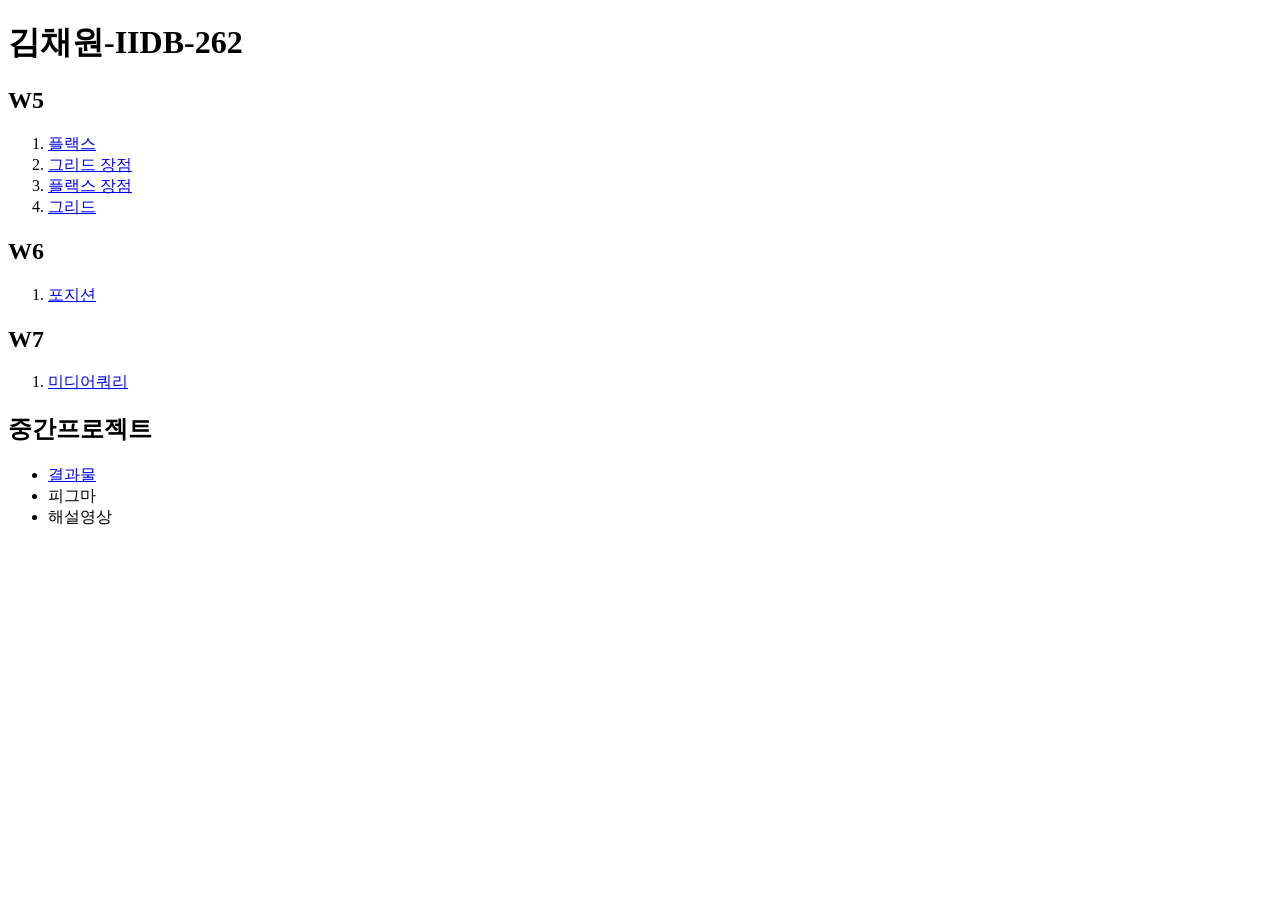
<file: index.html>
<!doctype html>
<html lang="ko">
  <head>
    <meta charset="UTF-8" />
    <meta name="viewport" content="width=device-width, initial-scale=1.0" />
    <title>김채원-IIDB-262</title>
  </head>
  <body>
    <h1>김채원-IIDB-262</h1>
    <h2>W5</h2>
    <ol>
      <li>
        <a href="./src/w5/code1/index.html">플랙스</a>
      </li>
      <li>
        <a href="./src/w5/code2/index.html">그리드 장점</a>
      </li>
      <li>
        <a href="./src/w5/code3/index.html">플랙스 장점</a>
      </li>
      <li>
        <a href="./src/w5/code4/index.html">그리드</a>
      </li>
    </ol>
    <h2>W6</h2>
    <ol>
      <li>
        <a href="./src/w6/code1/index.html">포지션</a>
      </li>
    </ol>
    <h2>W7</h2>
    <ol>
      <li>
        <a href="./src/w7/code1/index.html">미디어쿼리</a>
      </li>
    </ol>
    <h2>중간프로젝트</h2>
    <ul>
      <li><a href="./src/mid/index.html">결과물</a></li>
      <li>피그마</li>
      <li>해설영상</li>
    </ul>
  </body>
</html>
</file>
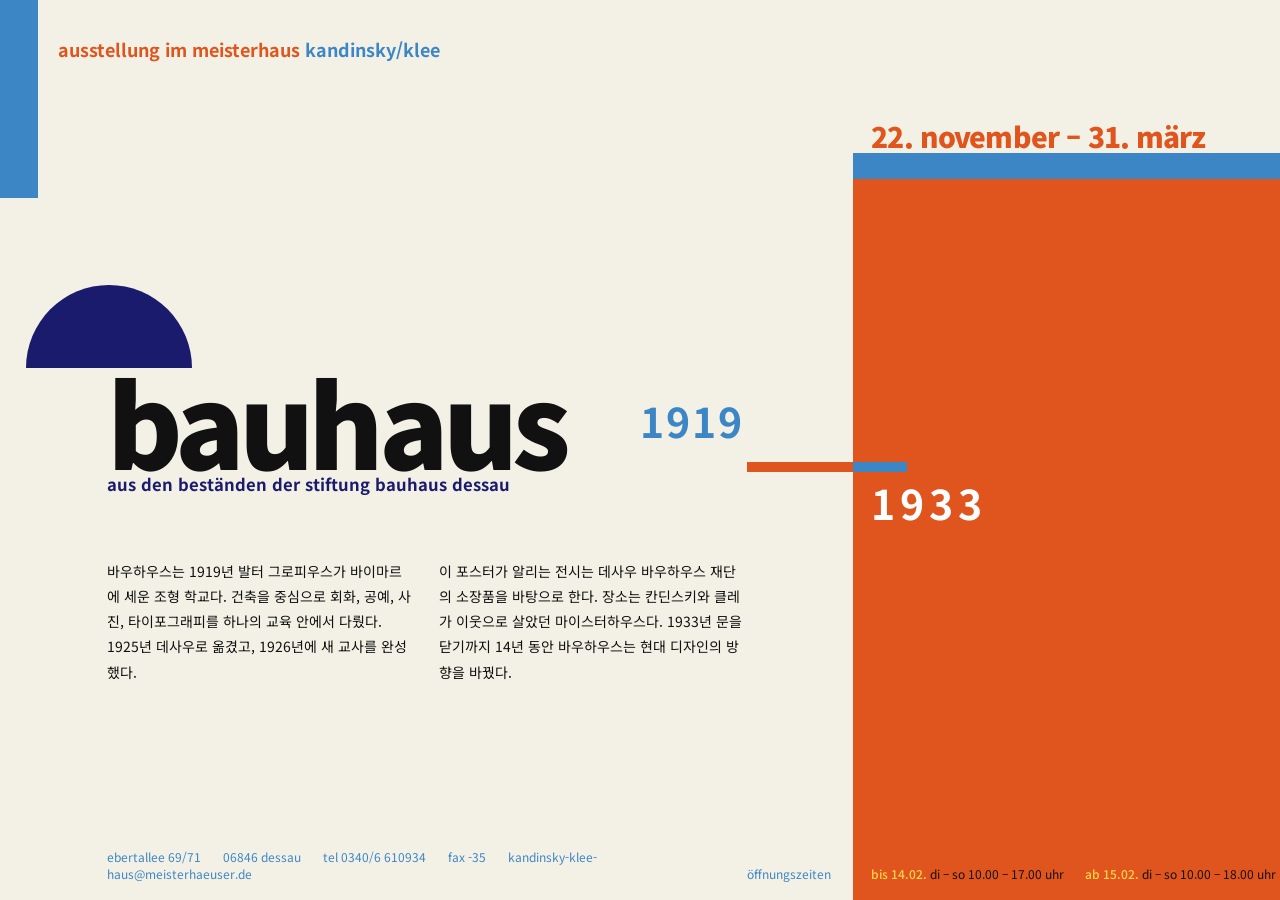
<file: src/mid/index.html>
<!doctype html>
<html lang="ko">
  <head>
    <meta charset="UTF-8" />
    <meta name="viewport" content="width=device-width, initial-scale=1.0" />
    <title>bauhaus 1919–1933</title>
    <link rel="stylesheet" href="style.css" />
  </head>
  <body>
    <main class="poster">
      <div class="panel"></div>
      <div class="tab"></div>
      <div class="bar"></div>
      <div class="shape"></div>

      <p class="exhibit">
        <span class="orange">ausstellung im meisterhaus</span>
        <span class="blue">kandinsky/klee</span>
      </p>
      <time class="date">22. november – 31. märz</time>

      <h1>bauhaus</h1>
      <p class="from">1919</p>
      <div class="line"><span></span></div>
      <p class="to">1933</p>
      <p class="sub">aus den beständen der stiftung bauhaus dessau</p>

      <section class="text">
        <p>
          바우하우스는 1919년 발터 그로피우스가 바이마르에 세운 조형 학교다.
          건축을 중심으로 회화, 공예, 사진, 타이포그래피를 하나의 교육 안에서
          다뤘다. 1925년 데사우로 옮겼고, 1926년에 새 교사를 완성했다.
        </p>
        <p>
          이 포스터가 알리는 전시는 데사우 바우하우스 재단의 소장품을 바탕으로
          한다. 장소는 칸딘스키와 클레가 이웃으로 살았던 마이스터하우스다.
          1933년 문을 닫기까지 14년 동안 바우하우스는 현대 디자인의 방향을
          바꿨다.
        </p>
      </section>

      <address class="address">
        <span>ebertallee 69/71</span>
        <span>06846 dessau</span>
        <span>tel 0340/6 610934</span>
        <span>fax -35</span>
        <span>kandinsky-klee-haus@meisterhaeuser.de</span>
      </address>

      <div class="hours">
        <span>öffnungszeiten</span>
        <p><b>bis 14.02.</b> di – so 10.00 – 17.00 uhr</p>
        <p><b>ab 15.02.</b> di – so 10.00 – 18.00 uhr</p>
      </div>
    </main>
  </body>
</html>
</file>
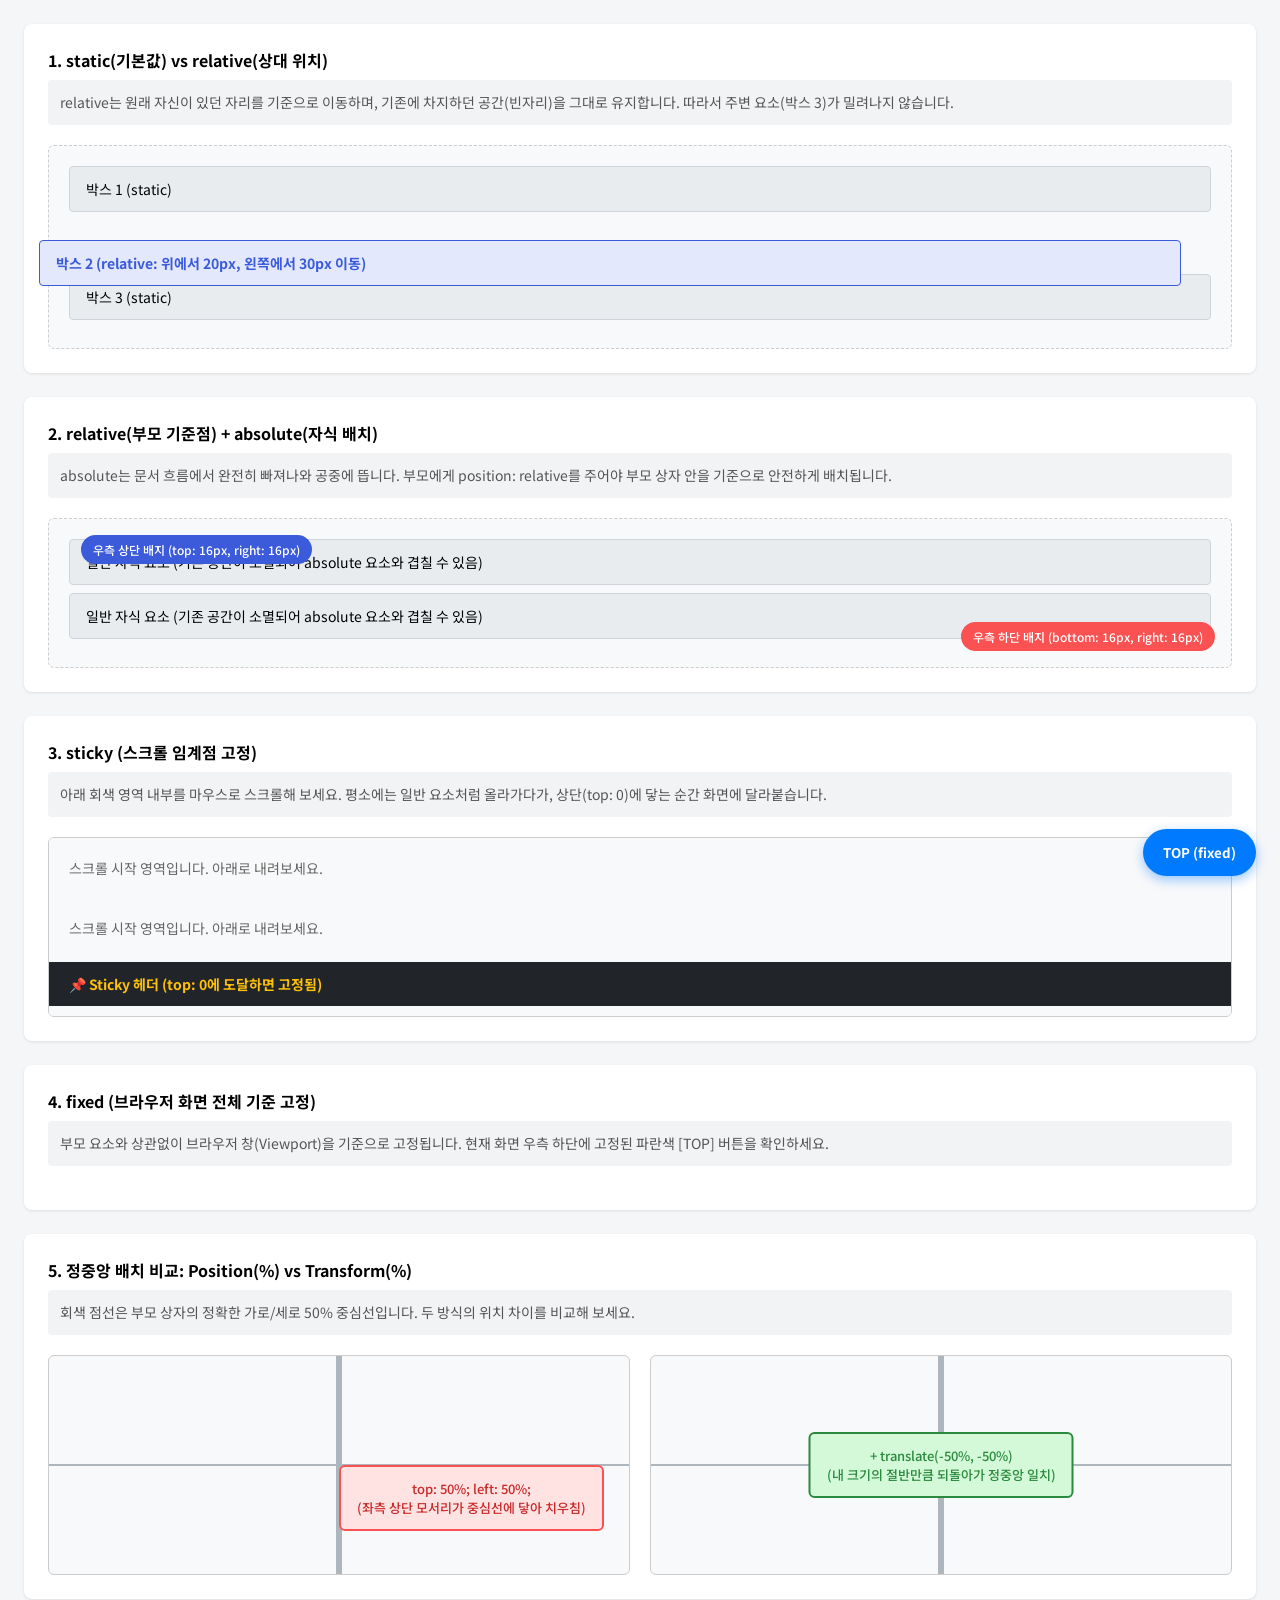
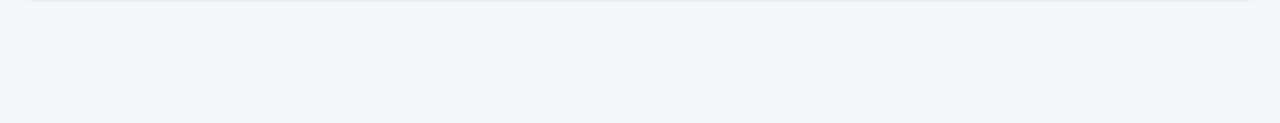
<file: src/w6/code1/index.html>
<!doctype html>
<html lang="en">
  <head>
    <meta charset="UTF-8" />
    <link rel="stylesheet" href="./style.css" />
    <meta name="viewport" content="width=device-width, initial-scale=1.0" />
    <title>Pen</title>
    <!-- Noto Sans KR 폰트 -->
    <link
      href="https://fonts.googleapis.com/css2?family=Noto+Sans+KR:wght@400;500;700&display=swap"
      rel="stylesheet"
    />
  </head>
  <body>
    <!-- 1. static vs relative -->
    <div class="box">
      <h3 class="title">1. static(기본값) vs relative(상대 위치)</h3>
      <p class="desc">
        relative는 원래 자신이 있던 자리를 기준으로 이동하며, 기존에 차지하던
        공간(빈자리)을 그대로 유지합니다. 따라서 주변 요소(박스 3)가 밀려나지
        않습니다.
      </p>

      <div class="demo-stage">
        <div class="item">박스 1 (static)</div>
        <div class="item pos-relative">
          박스 2 (relative: 위에서 20px, 왼쪽에서 30px 이동)
        </div>
        <div class="item" style="position: relative">박스 3 (static)</div>
      </div>
    </div>

    <!-- 2. relative(부모 기준점) + absolute(절대 위치) -->
    <div class="box" style="position: relative">
      <h3 class="title">2. relative(부모 기준점) + absolute(자식 배치)</h3>
      <p class="desc">
        absolute는 문서 흐름에서 완전히 빠져나와 공중에 뜹니다. 부모에게
        position: relative를 주어야 부모 상자 안을 기준으로 안전하게 배치됩니다.
      </p>

      <div class="demo-stage parent-relative">
        <div class="item">
          일반 자식 요소 (기존 공간이 소멸되어 absolute 요소와 겹칠 수 있음)
        </div>
        <div class="badge pos-absolute-top">
          우측 상단 배지 (top: 16px, right: 16px)
        </div>
        <div class="badge pos-absolute-bottom">
          우측 하단 배지 (bottom: 16px, right: 16px)
        </div>
        <div class="item">
          일반 자식 요소 (기존 공간이 소멸되어 absolute 요소와 겹칠 수 있음)
        </div>
      </div>
    </div>

    <!-- 3. sticky (스크롤 반응형 고정) -->
    <div class="box">
      <h3 class="title">3. sticky (스크롤 임계점 고정)</h3>
      <p class="desc">
        아래 회색 영역 내부를 마우스로 스크롤해 보세요. 평소에는 일반 요소처럼
        올라가다가, 상단(top: 0)에 닿는 순간 화면에 달라붙습니다.
      </p>

      <div class="scroll-container">
        <div class="scroll-text">
          스크롤 시작 영역입니다. 아래로 내려보세요.
        </div>
        <div class="scroll-text">
          스크롤 시작 영역입니다. 아래로 내려보세요.
        </div>
        <div class="scroll-text">
          스크롤 시작 영역입니다. 아래로 내려보세요.
        </div>
        <div class="scroll-text">
          스크롤 시작 영역입니다. 아래로 내려보세요.
        </div>
        <div class="scroll-text">
          스크롤 시작 영역입니다. 아래로 내려보세요.
        </div>
        <div class="scroll-text">
          스크롤 시작 영역입니다. 아래로 내려보세요.
        </div>
        <div class="sticky-bar">📌 Sticky 헤더 (top: 0에 도달하면 고정됨)</div>
        <div class="scroll-content">
          <p>Lorem ipsum dolor sit amet.</p>
          <p>Asperiores tenetur harum laudantium magni.</p>
          <p>Magni fugiat voluptate ducimus qui!</p>
          <p>Architecto, provident eligendi. Vel, aut.</p>
          <p>Dolor nihil repudiandae impedit obcaecati?</p>
          <p>Alias doloribus ab optio commodi?</p>
          <p>Quis corporis itaque explicabo veniam.</p>
          <p>Tenetur et numquam quaerat ea.</p>
          <p>Deleniti dolore voluptates laboriosam. Debitis.</p>
          <p>Officiis atque modi nostrum possimus vitae?</p>
        </div>
      </div>
    </div>

    <!-- 4. fixed (뷰포트 고정) -->
    <div class="box">
      <h3 class="title">4. fixed (브라우저 화면 전체 기준 고정)</h3>
      <p class="desc">
        부모 요소와 상관없이 브라우저 창(Viewport)을 기준으로 고정됩니다. 현재
        화면 우측 하단에 고정된 파란색 [TOP] 버튼을 확인하세요.
      </p>

      <!-- 코드 위치는 이 섹션 안에 있지만, 화면 우측 하단에 고정되어 표시됨 -->
      <button class="fixed-btn">TOP (fixed)</button>
    </div>

    <!-- 5. 퍼센트(%) 기준점 차이: Position vs Transform -->
    <div class="box">
      <h3 class="title">5. 정중앙 배치 비교: Position(%) vs Transform(%)</h3>
      <p class="desc">
        회색 점선은 부모 상자의 정확한 가로/세로 50% 중심선입니다. 두 방식의
        위치 차이를 비교해 보세요.
      </p>

      <div class="compare-grid">
        <!-- 5-1. top/left만 쓴 경우 -->
        <div class="center-stage">
          <div class="target only-pos">
            top: 50%; left: 50%;
            <br />
            (좌측 상단 모서리가 중심선에 닿아 치우침)
          </div>
        </div>

        <!-- 5-2. transform까지 함께 쓴 경우 -->
        <div class="center-stage">
          <div class="target with-transform">
            + translate(-50%, -50%)
            <br />
            (내 크기의 절반만큼 되돌아가 정중앙 일치)
          </div>
        </div>
      </div>
    </div>
  </body>
</html>
</file>
<file: src/mid/style.css>
@import url("https://fonts.googleapis.com/css2?family=Noto+Sans+KR:wght@400;500;700;900&display=swap");

:root {
  --cream: #f3f1e6;
  --orange: #e0541d;
  --blue: #3d86c6;
  --navy: #1b1b6e;
}

* {
  box-sizing: border-box;
  margin: 0;
  padding: 0;
}

body {
  background: var(--cream);
  color: #111;
  font-family: "Noto Sans KR", sans-serif;
}

.poster {
  display: grid;
  grid-template-columns: repeat(12, 1fr);
  grid-template-rows: 17vh 1fr auto auto auto 1fr;
  min-height: 100vh;
}

.panel {
  grid-column: 9 / 13;
  grid-row: 2 / 7;
  background: var(--orange);
}

.tab {
  grid-column: 1;
  grid-row: 1;
  width: 3vw;
  height: 22vh;
  background: var(--blue);
}

.bar {
  grid-column: 9 / 13;
  grid-row: 2;
  height: 2vw;
  background: var(--blue);
}

.shape {
  grid-column: 1 / 3;
  grid-row: 2;
  align-self: end;
  margin-left: 2vw;
  width: 13vw;
  aspect-ratio: 2 / 1;
  background: var(--navy);
  border-radius: 100vw 100vw 0 0;
}

.exhibit {
  grid-column: 1 / 8;
  grid-row: 1;
  padding: 4vh 0 0 4.5vw;
  font-size: 1.4vw;
  font-weight: 700;
}

.orange {
  color: var(--orange);
}
.blue {
  color: var(--blue);
}

.date {
  grid-column: 9 / 13;
  grid-row: 1;
  align-self: end;
  padding-left: 1.4vw;
  color: var(--orange);
  font-size: 2.2vw;
  font-weight: 900;
  letter-spacing: -0.03em;
  line-height: 1.2;
}

h1 {
  grid-column: 2 / 7;
  grid-row: 3;
  font-size: 9vw;
  font-weight: 900;
  letter-spacing: -0.05em;
  line-height: 0.9;
}

.from {
  grid-column: 7;
  grid-row: 3;
  align-self: center;
  color: var(--blue);
  font-size: 3.2vw;
  font-weight: 700;
  letter-spacing: 0.05em;
}

.line {
  grid-column: 8 / 10;
  grid-row: 3;
  align-self: end;
  height: 0.8vw;
  background: var(--orange);
}

.line span {
  display: block;
  width: 25%;
  height: 100%;
  margin-left: 50%;
  background: var(--blue);
}

.to {
  grid-column: 9 / 13;
  grid-row: 4;
  padding-left: 1.4vw;
  color: #fff;
  font-size: 3.2vw;
  font-weight: 700;
  letter-spacing: 0.12em;
}

.sub {
  grid-column: 2 / 7;
  grid-row: 4;
  color: var(--navy);
  font-size: 1.3vw;
  font-weight: 700;
}

.text {
  grid-column: 2 / 8;
  grid-row: 5;
  display: flex;
  gap: 2vw;
  padding-top: 3vh;
  font-size: 14px;
  line-height: 1.8;
}

.text p {
  flex: 1;
  max-width: 40ch;
}

.address {
  grid-column: 2 / 8;
  grid-row: 6;
  align-self: end;
  padding-bottom: 2vh;
  color: var(--blue);
  font-size: 12px;
  font-style: normal;
}

.address span {
  margin-right: 1.5vw;
}

.hours {
  grid-column: 8 / 13;
  grid-row: 6;
  align-self: end;
  display: flex;
  padding-bottom: 2vh;
  font-size: 12px;
}

.hours span {
  width: 20%;
  color: var(--blue);
}

.hours p {
  flex: 1;
  padding-left: 1.4vw;
}

.hours b {
  color: #ffd34d;
  font-weight: 500;
}

@media (max-width: 1024px) {
  .poster {
    grid-template-columns: repeat(8, 1fr);
  }

  .panel {
    grid-column: 6 / 9;
  }
  .tab {
    width: 4vw;
  }
  .bar {
    grid-column: 6 / 9;
  }
  .shape {
    width: 18vw;
  }

  .exhibit {
    grid-column: 1 / 6;
    font-size: 2vw;
  }
  .date {
    grid-column: 6 / 9;
    font-size: 2.4vw;
  }

  h1 {
    grid-column: 2 / 6;
  }
  .from {
    grid-column: 5;
  }
  .line {
    grid-column: 5 / 7;
  }
  .to {
    grid-column: 6 / 9;
  }
  .sub {
    grid-column: 2 / 6;
    font-size: 1.7vw;
  }

  .text {
    grid-column: 2 / 6;
    flex-direction: column;
    gap: 1rem;
  }

  .text p {
    flex: none;
  }

  .address {
    grid-column: 2 / 6;
  }
  .hours {
    grid-column: 5 / 9;
  }
  .hours span {
    width: 25%;
  }
}

@media (max-width: 640px) {
  .poster {
    grid-template-columns: 5vw repeat(6, 1fr) 5vw;
    grid-template-rows: auto auto auto auto 1fr auto auto auto auto;
  }

  .panel {
    grid-column: 1 / -1;
    grid-row: 7 / -1;
  }
  .tab {
    width: 5vw;
    height: 10vh;
  }
  .shape {
    grid-column: 2 / 5;
    width: 30vw;
    margin: 1.5rem 0 0;
  }

  .exhibit {
    grid-column: 2 / 8;
    padding: 1rem 0 0;
    font-size: 13px;
  }

  h1 {
    grid-column: 2 / 8;
    font-size: 16vw;
  }
  .from {
    grid-column: 7;
    font-size: 4.4vw;
  }
  .line {
    grid-column: 7 / 9;
  }
  .to {
    grid-column: 7;
    padding-left: 0;
    color: #111;
    font-size: 4.4vw;
  }
  .sub {
    grid-column: 2 / 7;
    font-size: 12px;
  }

  .text {
    grid-column: 2 / 8;
    padding: 1.5rem 0 2rem;
    font-size: 14px;
  }

  .date {
    grid-column: 2 / 8;
    grid-row: 6;
    padding-left: 0;
    font-size: 5.6vw;
  }
  .bar {
    grid-column: 1 / -1;
    grid-row: 7;
    height: 4vw;
  }

  .hours {
    grid-column: 2 / 8;
    grid-row: 8;
    flex-direction: column;
    align-self: start;
    padding: 1rem 0 0.5rem;
  }
  .hours span {
    width: auto;
    color: #111;
  }
  .hours p {
    padding-left: 0;
  }

  .address {
    grid-column: 2 / 8;
    grid-row: 9;
    align-self: start;
    padding-bottom: 1.5rem;
    color: #111;
    font-size: 11px;
  }
}
</file>
<file: src/w6/code1/style.css>
/* =========================================
   공통 세팅 및 재활용 스타일
   ========================================= */
* {
  box-sizing: border-box;
  margin: 0;
  padding: 0;
  font-family: "Noto Sans KR", sans-serif;
}

body {
  padding: 24px;
  padding-bottom: 100px; /* 하단 fixed 버튼 여백 확보 */
  background-color: #f5f6f8;
}

.box {
  background-color: #fff;
  padding: 24px;
  margin-bottom: 24px;
  border-radius: 8px;
  box-shadow: 0 1px 3px rgba(0, 0, 0, 0.1);
}

.title {
  font-size: 16px;
  margin-bottom: 8px;
}

.desc {
  font-size: 14px;
  color: #555;
  margin-bottom: 20px;
  background-color: #f1f3f5;
  padding: 12px;
  border-radius: 4px;
  line-height: 1.5;
}

/* 실습용 무대 및 기본 블록 */
.demo-stage {
  background-color: #f8f9fa;
  border: 1px dashed #ccc;
  padding: 20px;
  border-radius: 6px;
}

.item {
  background-color: #e9ecef;
  border: 1px solid #ced4da;
  padding: 12px 16px;
  margin-bottom: 8px;
  border-radius: 4px;
  font-size: 14px;
}

/* =========================================
   1. static vs relative
   ========================================= */
.pos-relative {
  position: relative;
  top: 20px; /* 원래 위치에서 아래로 20px 이동 */
  right: 30px; /* 원래 위치에서 오른쪽으로 30px 이동 */
  background-color: #e3e8fc;
  border-color: #3b5bdb;
  color: #3b5bdb;
  font-weight: 700;
  z-index: 1;
  /* 아래 박스와 겹칠 때 위로 올라오도록 설정 */
}

/* =========================================
   2. relative + absolute
   ========================================= */
.parent-relative {
  position: relative;
  /* 자식(absolute)이 도망가지 못하게 기준점 선언 */
  /* height: 320px;  */
}

.badge {
  position: absolute; /* 문서 흐름에서 이탈 */
  background-color: #3b5bdb;
  color: #fff;
  padding: 6px 12px;
  border-radius: 20px;
  font-size: 12px;
  font-weight: 500;
}

.pos-absolute-top {
  top: 16px;
  left: 32px;
}

.pos-absolute-bottom {
  bottom: 16px;
  right: 16px;
  background-color: #fa5252;
}

/* =========================================
   3. sticky (스크롤 고정)
   ========================================= */
.scroll-container {
  height: 180px;
  overflow-y: auto; /* 내부 스크롤 생성 */
  border: 1px solid #ccc;
  border-radius: 6px;
  background-color: #f8f9fa;
}

.scroll-text {
  padding: 20px;
  font-size: 14px;
  color: #666;
}

.sticky-bar {
  position: sticky;
  bottom: 10px; /* 스크롤 시 컨테이너 최상단(0px)에 닿으면 달라붙음 */
  background-color: #212529;
  color: #ffc107;
  padding: 12px 20px;
  font-weight: 700;
  font-size: 14px;
}

.scroll-content p {
  padding: 20px;
  border-bottom: 1px solid #eee;
  font-size: 14px;
}

/* =========================================
   4. fixed (뷰포트 고정)
   ========================================= */
.fixed-btn {
  position: fixed;
  bottom: 24px; /* 브라우저 창 하단에서 24px */
  right: 24px; /* 브라우저 창 우측에서 24px */
  background-color: #007aff;
  color: #fff;
  border: none;
  padding: 14px 20px;
  border-radius: 30px;
  font-weight: 700;
  box-shadow: 0 4px 12px rgba(0, 122, 255, 0.4);
  cursor: pointer;
  z-index: 100;
}

/* =========================================
   5. 퍼센트(%) 기준점 차이 (정중앙 배치)
   ========================================= */
.compare-grid {
  display: grid;
  grid-template-columns: 1fr 1fr;
  gap: 20px;
}

.center-stage {
  position: relative; /* 자식(absolute)의 기준점 */
  height: 220px;
  background-color: #f8f9fa;
  border: 1px solid #ccc;
  border-radius: 6px;
  /* 정중앙을 눈으로 확인하기 위한 십자가 가이드선 배경 */
  background-image:
    linear-gradient(
      to right,
      transparent 49.5%,
      #adb5bd 49.5%,
      #adb5bd 50.5%,
      transparent 50.5%
    ),
    linear-gradient(
      to bottom,
      transparent 49.5%,
      #adb5bd 49.5%,
      #adb5bd 50.5%,
      transparent 50.5%
    );
}

.target {
  position: absolute;
  padding: 12px 16px;
  border-radius: 6px;
  font-size: 13px;
  font-weight: 500;
  text-align: center;
  white-space: nowrap;
}

/* 5-1. 부모 크기의 50%만 이동한 경우 (치우침) */
.only-pos {
  top: 50%;
  left: 50%;
  background-color: #ffe3e3;
  border: 2px solid #fa5252;
  color: #c92a2a;
}

/* 5-2. 자기 크기의 50%만큼 역방향 이동을 추가한 경우 (정중앙) */
.with-transform {
  top: 50%;
  left: 50%;
  transform: translate(
    -50%,
    -50%
  ); /* 핵심: 자기 자신 크기의 절반만큼 뒤로 당김 */
  background-color: #d3f9d8;
  border: 2px solid #2b8a3e;
  color: #2b8a3e;
}
</file>
